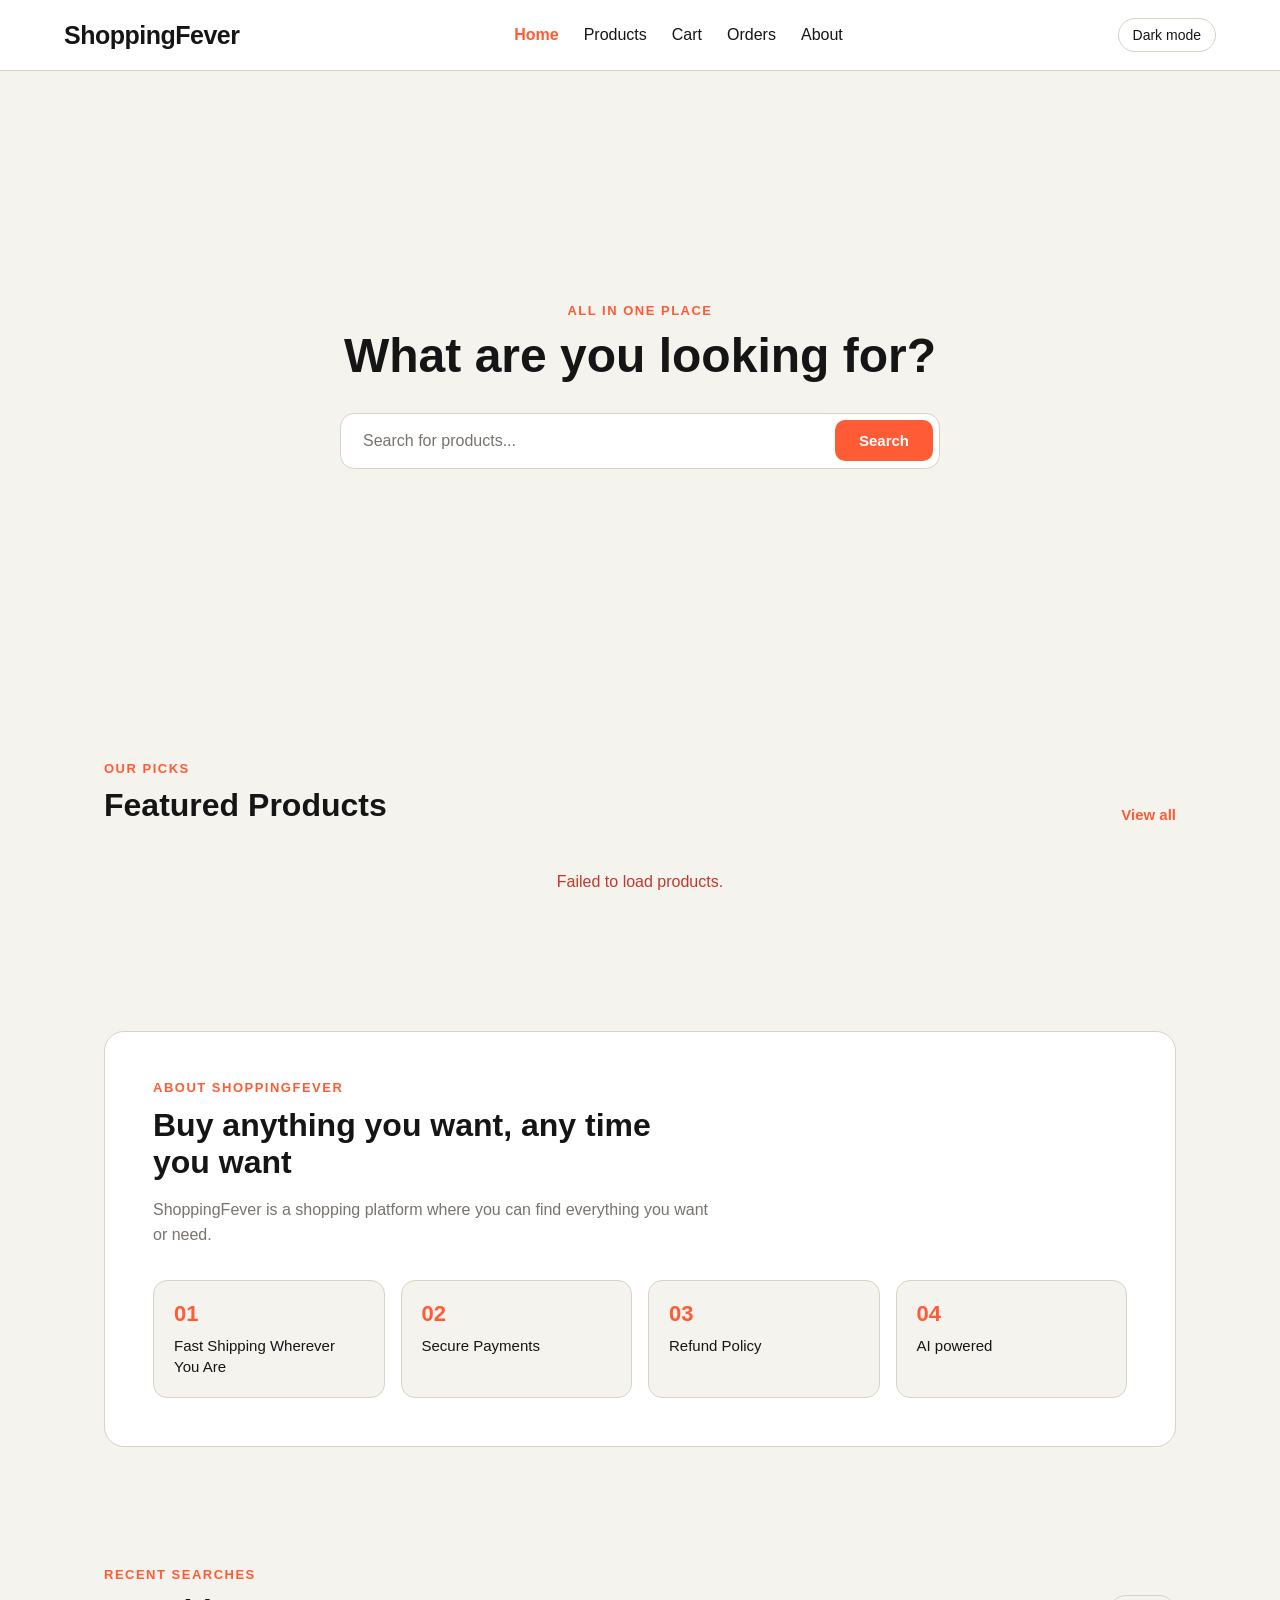
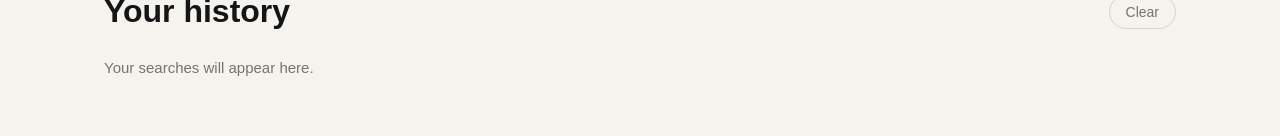
<file: index.html>
<!DOCTYPE html>
<html lang="en" >

<head>
    <meta charset="UTF-8">
    <meta name="viewport" content="width=device-width, initial-scale=1.0">
    <title>ShoppingFever</title>
    <link rel="stylesheet" href="styles/style.css">
</head>

<body>
        <nav class="navbar" id="navbar">
            <a class="title" href="#home">
                <span>ShoppingFever</span> </a>
                <button class="menu" id="menu"> ☰ </button>
            <div class="nav-links" id="navLinks">
            <ul class="links">
<li><a class="active" href="index.html">Home</a></li>
<li><a href="products.html">Products</a></li>
<li><a href="cart.html">Cart</a></li>
<li><a href="orders.html">Orders</a></li>
<li><a href="#about">About</a></li>
            </ul>
           
        </div>
         <button class="btn theme-btn" id="theme-btn">Dark mode</button>
        </nav>
<main class="main" id="main">

    <section class="hero" id="home">
        <div class="hero-content">
<div class="search">
    <p class="desc">ALL IN ONE PLACE</p>

    <h2>What are you looking for?</h2>

    <div class="search-box">
        <input 
            type="text" 
            id="searchInput" maxlength="100" 
            placeholder="Search for products..."
        >
        <button id="searchBtn" type="button">Search</button>
    </div>
</div>
               </div>
            <!-- <div class="cards" id="results"></div>
            <p class="empty-state" id="emptyState" hidden>No matching songs yet. Try another mood or keyword.</p>
            <p class="empty-state" id="errorState" hidden></p>
            <audio id="previewPlayer" preload="none"></audio> -->
    </section>
   <section class="section products-section" id="featured">
    <div class="section-heading">
        <div>
            <p class="desc">OUR PICKS</p>
            <h2>Featured Products</h2>
        </div>

        <a href="products.html">View all</a>
    </div>

    <div class="product-grid" id="featuredProducts">
        <!-- Products will be added with JavaScript -->
    </div>

    <p class="loading" id="featuredLoading">Loading products...</p>
    <p class="error-state" id="featuredError" hidden>
        Failed to load products.
    </p>
</section> 
<section class="section about" id="about">
            <div class="about-card">
                <p class="desc">ABOUT SHOPPINGFEVER</p>
                <h2>Buy anything you want, any time you want</h2>
                <p>
ShoppingFever is a shopping platform where you can find everything you want or need. 
                </p>
                <div class="feature-grid">
                    <div><strong>01</strong><span>Fast Shipping Wherever You Are </span></div>
                    <div><strong>02</strong><span>Secure Payments</span></div>
                    <div><strong>03</strong><span>Refund Policy </span></div>
                    <div><strong>04</strong><span>AI powered</span></div>
                </div>
            </div>
        </section>
        <section class="section history-section" id="history">
            <div class="section-heading">
                <div>
                    <p class="desc">RECENT SEARCHES</p>
                    <h2>Your history</h2>
                </div>
                <button class="clear-btn" id="clearHistory" type="button">Clear</button>
            </div>
            <div class="history-list" id="historyList">
                <p class="muted">Your searches will appear here.</p>
            </div>
        </section>
</main>






        <script src="script/script.js"></script>
</body>

</html>
</file>
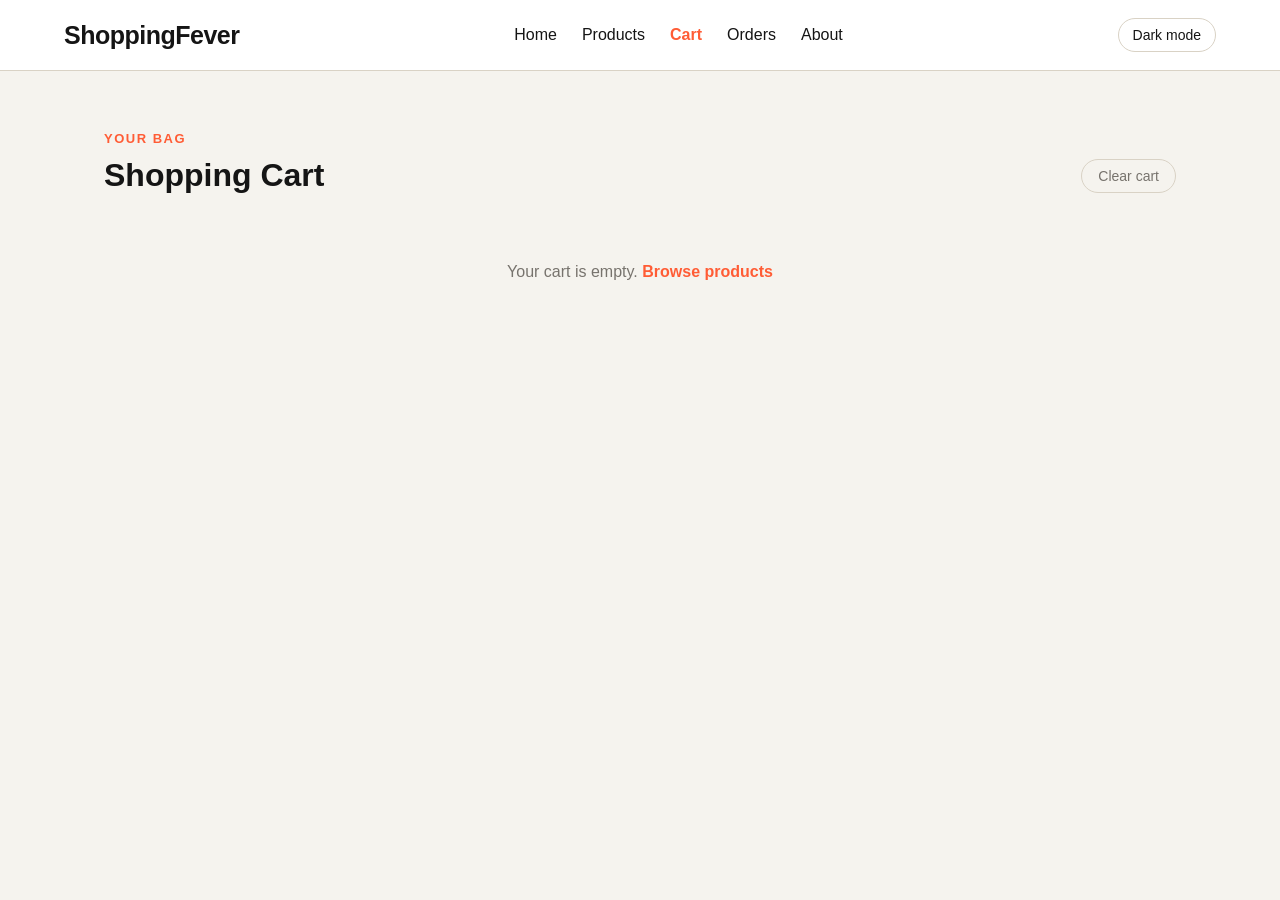
<file: cart.html>
<!DOCTYPE html>
<html lang="en">
<head>
    <meta charset="UTF-8">
    <meta name="viewport" content="width=device-width, initial-scale=1.0">
    <title>Cart - ShoppingFever</title>
    <link rel="stylesheet" href="styles/style.css">
</head>
<body>
<nav class="navbar" id="navbar">
    <a class="title" href="index.html"><span>ShoppingFever</span></a>
    <button class="menu" id="menu"> ☰ </button>
    <div class="nav-links" id="navLinks">
        <ul class="links">
<li><a href="index.html">Home</a></li>
<li><a href="products.html">Products</a></li>
<li><a class="active" href="cart.html">Cart</a></li>
<li><a href="orders.html">Orders</a></li>
<li><a href="index.html#about">About</a></li>
        </ul>
    </div>
    <button class="btn theme-btn" id="theme-btn">Dark mode</button>
</nav>
<main class="main">
<section class="section">
    <div class="section-heading">
        <div><p class="desc">YOUR BAG</p><h2>Shopping Cart</h2></div>
        <button class="clear-btn" id="clearCart" type="button">Clear cart</button>
    </div>
    <div id="cartContent" hidden>
        <div class="cart-layout">
            <div class="cart-items" id="cartItems"></div>
            <aside class="summary-card">
                <h3>Order summary</h3>
                <p class="summary-row"><span>Total</span><strong id="cartTotal">$0.00</strong></p>
                <a class="product-btn link-btn" href="checkout.html">Go to checkout</a>
            </aside>
        </div>
    </div>
    <p class="empty-state" id="cartEmpty" hidden>Your cart is empty. <a class="back-link" href="products.html">Browse products</a></p>
</section>
</main>
<script src="script/script.js"></script>
</body>
</html>
</file>
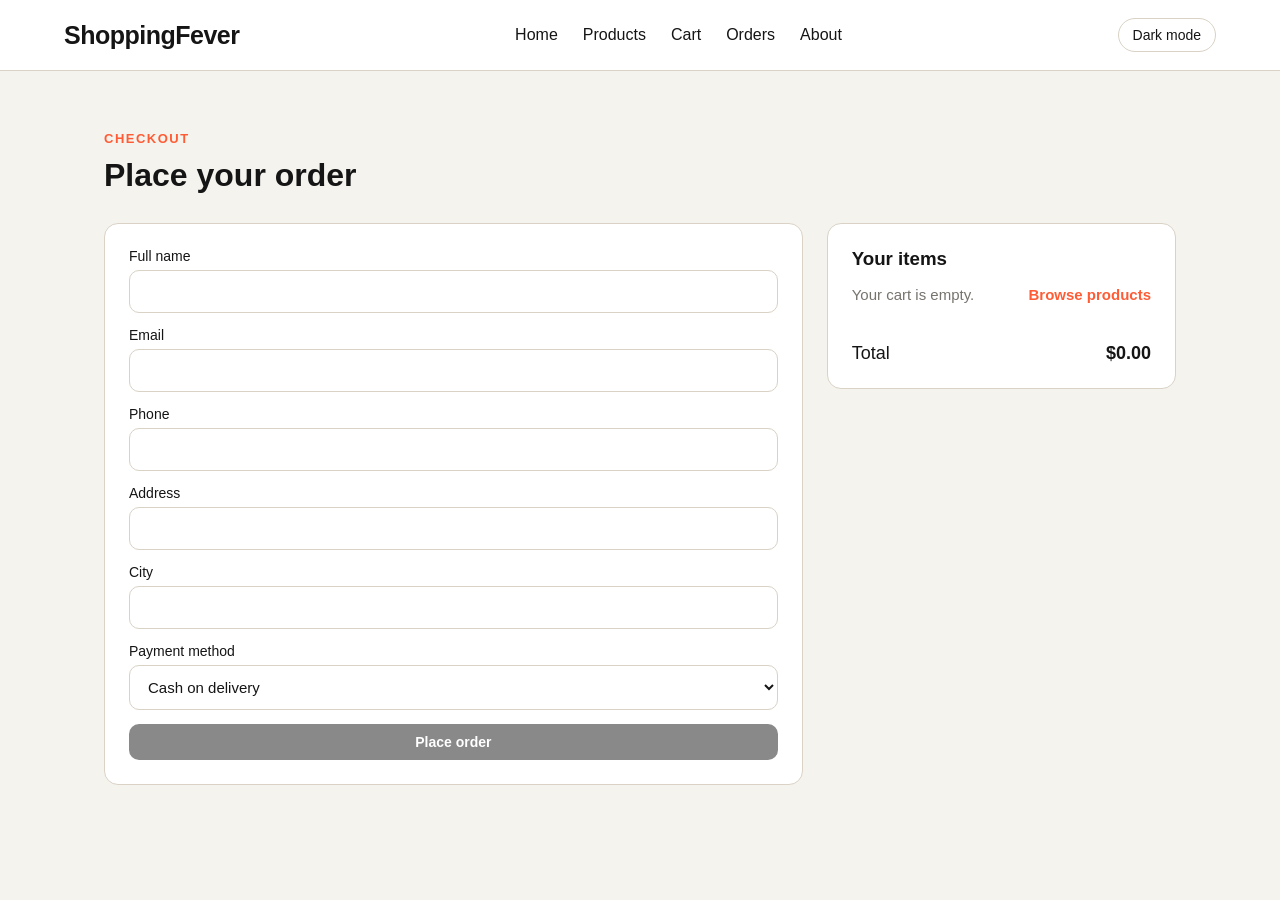
<file: checkout.html>
<!DOCTYPE html>
<html lang="en">
<head>
    <meta charset="UTF-8">
    <meta name="viewport" content="width=device-width, initial-scale=1.0">
    <title>Checkout - ShoppingFever</title>
    <link rel="stylesheet" href="styles/style.css">
</head>
<body>
<nav class="navbar" id="navbar">
    <a class="title" href="index.html"><span>ShoppingFever</span></a>
    <button class="menu" id="menu"> ☰ </button>
    <div class="nav-links" id="navLinks">
        <ul class="links">
<li><a href="index.html">Home</a></li>
<li><a href="products.html">Products</a></li>
<li><a href="cart.html">Cart</a></li>
<li><a href="orders.html">Orders</a></li>
<li><a href="index.html#about">About</a></li>
        </ul>
    </div>
    <button class="btn theme-btn" id="theme-btn">Dark mode</button>
</nav>
<main class="main">
<section class="section">
    <div class="section-heading">
        <div><p class="desc">CHECKOUT</p><h2>Place your order</h2></div>
    </div>
    <div class="checkout-layout">
        <form class="checkout-form" id="checkoutForm" novalidate>
            <label>Full name<input type="text" name="name" maxlength="60" autocomplete="name"></label>
            <label>Email<input type="email" name="email" maxlength="100" autocomplete="email"></label>
            <label>Phone<input type="tel" name="phone" maxlength="20" autocomplete="tel" inputmode="tel"></label>
            <label>Address<input type="text" name="address" maxlength="120" autocomplete="street-address"></label>
            <label>City<input type="text" name="city" maxlength="50" autocomplete="address-level2"></label>
            <label>Payment method
                <select name="payment" id="payment">
                    <option>Cash on delivery</option>
                    <option>Credit card (simulated)</option>
                </select>
            </label>
            <div class="card-fields" id="cardFields" hidden>
                <label>Card number<input type="text" name="cardNumber" inputmode="numeric" autocomplete="cc-number" placeholder="1234 5678 9012 3456"></label>
                <div class="card-row">
                    <label>Expiry (MM/YY)<input type="text" name="expiry" inputmode="numeric" autocomplete="cc-exp" placeholder="MM/YY"></label>
                    <label>CVV<input type="password" name="cvv" inputmode="numeric" autocomplete="cc-csc" placeholder="123"></label>
                </div>
                <small class="muted">Simulated payment: card details are only validated, never saved.</small>
            </div>
            <p class="form-msg" id="checkoutMsg" hidden></p>
            <button class="product-btn" type="submit">Place order</button>
        </form>
        <aside class="summary-card">
            <h3>Your items</h3>
            <ul class="summary-list" id="orderSummary"></ul>
            <p class="summary-row"><span>Total</span><strong id="checkoutTotal">$0.00</strong></p>
        </aside>
    </div>
</section>
</main>
<script src="script/script.js"></script>
</body>
</html>
</file>
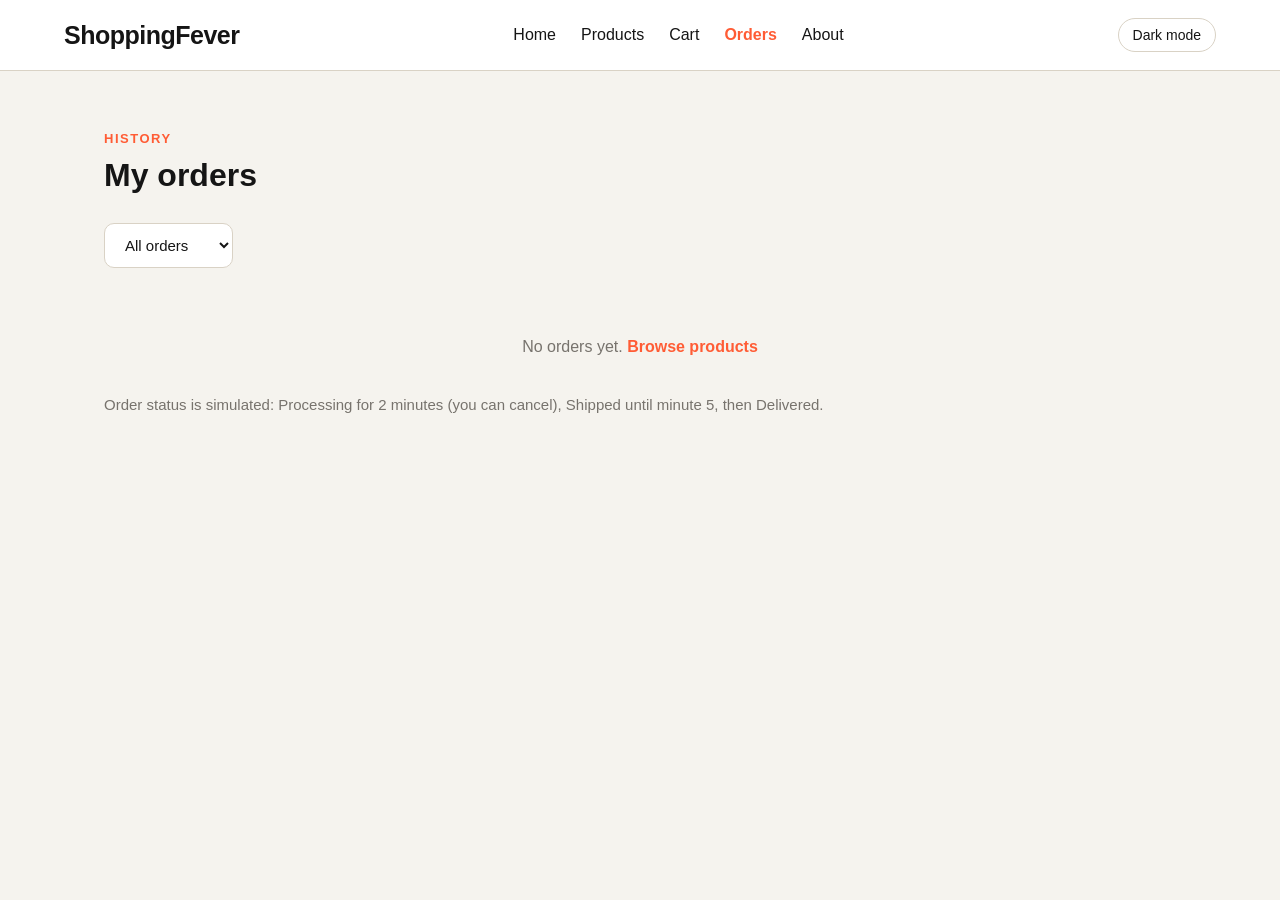
<file: orders.html>
<!DOCTYPE html>
<html lang="en">
<head>
    <meta charset="UTF-8">
    <meta name="viewport" content="width=device-width, initial-scale=1.0">
    <title>Orders - ShoppingFever</title>
    <link rel="stylesheet" href="styles/style.css">
</head>
<body>
<nav class="navbar" id="navbar">
    <a class="title" href="index.html"><span>ShoppingFever</span></a>
    <button class="menu" id="menu"> ☰ </button>
    <div class="nav-links" id="navLinks">
        <ul class="links">
<li><a href="index.html">Home</a></li>
<li><a href="products.html">Products</a></li>
<li><a href="cart.html">Cart</a></li>
<li><a class="active" href="orders.html">Orders</a></li>
<li><a href="index.html#about">About</a></li>
        </ul>
    </div>
    <button class="btn theme-btn" id="theme-btn">Dark mode</button>
</nav>
<main class="main">
<section class="section">
    <div class="section-heading">
        <div><p class="desc">HISTORY</p><h2>My orders</h2></div>
    </div>
    <div class="toolbar">
        <select id="ordersFilter" aria-label="Filter by status">
            <option value="all">All orders</option>
            <option>Processing</option>
            <option>Shipped</option>
            <option>Delivered</option>
            <option>Cancelled</option>
        </select>
    </div>
    <div class="orders-list" id="ordersList"></div>
    <p class="empty-state" id="ordersEmpty" hidden></p>
    <p class="muted">Order status is simulated: Processing for 2 minutes (you can cancel), Shipped until minute 5, then Delivered.</p>
</section>
</main>
<script src="script/script.js"></script>
</body>
</html>
</file>
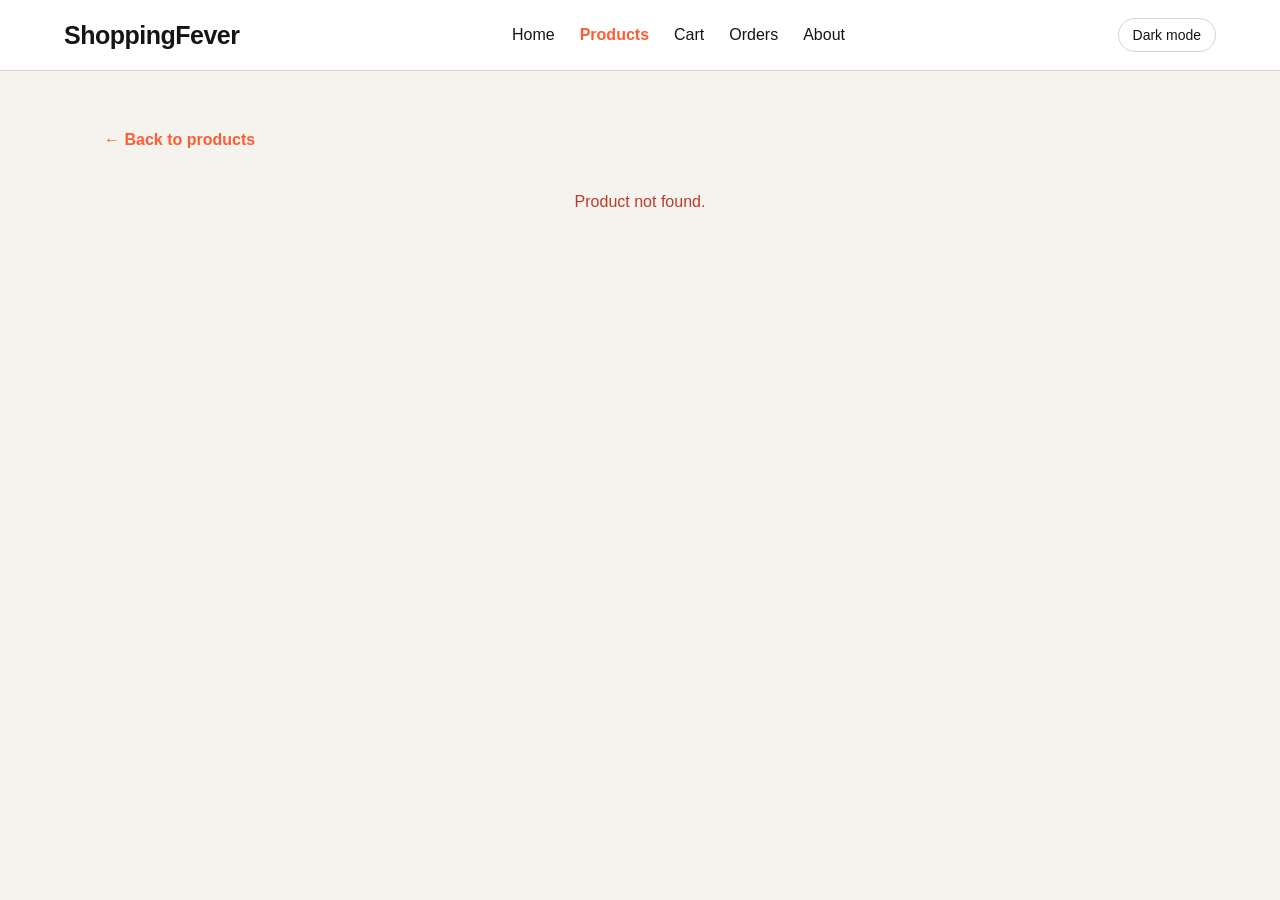
<file: product-details.html>
<!DOCTYPE html>
<html lang="en">
<head>
    <meta charset="UTF-8">
    <meta name="viewport" content="width=device-width, initial-scale=1.0">
    <title>Product Details - ShoppingFever</title>
    <link rel="stylesheet" href="styles/style.css">
</head>
<body>
<nav class="navbar" id="navbar">
    <a class="title" href="index.html"><span>ShoppingFever</span></a>
    <button class="menu" id="menu"> ☰ </button>
    <div class="nav-links" id="navLinks">
        <ul class="links">
<li><a href="index.html">Home</a></li>
<li><a class="active" href="products.html">Products</a></li>
<li><a href="cart.html">Cart</a></li>
<li><a href="orders.html">Orders</a></li>
<li><a href="index.html#about">About</a></li>
        </ul>
    </div>
    <button class="btn theme-btn" id="theme-btn">Dark mode</button>
</nav>
<main class="main">
<section class="section">
    <a class="back-link" href="products.html">← Back to products</a>
    <p class="loading" id="detailsLoading">Loading product...</p>
    <p class="error-state" id="detailsError" hidden>Failed to load product.</p>
    <div class="details" id="productDetails" hidden></div>
</section>
</main>
<script src="script/script.js"></script>
</body>
</html>
</file>
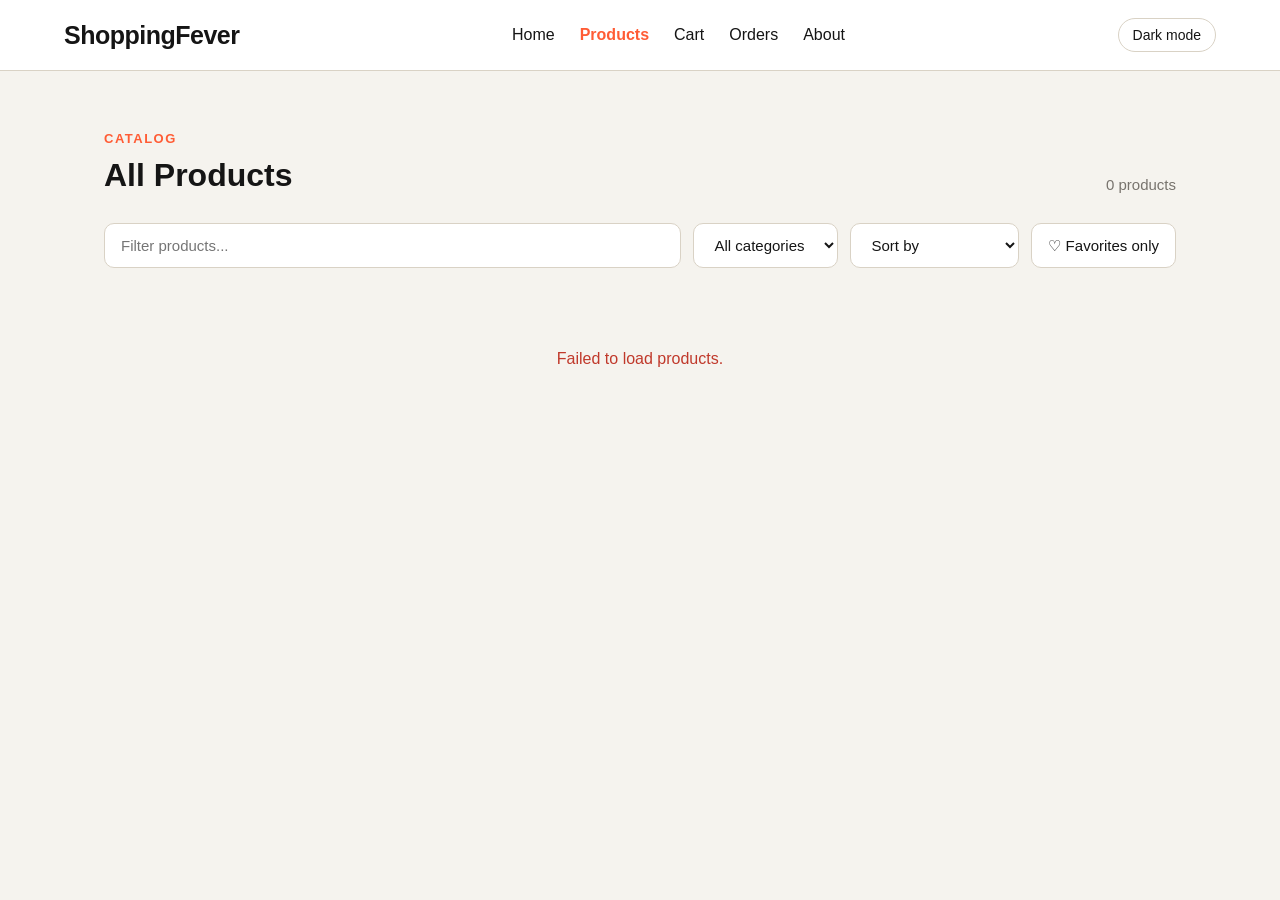
<file: products.html>
<!DOCTYPE html>
<html lang="en">
<head>
    <meta charset="UTF-8">
    <meta name="viewport" content="width=device-width, initial-scale=1.0">
    <title>Products - ShoppingFever</title>
    <link rel="stylesheet" href="styles/style.css">
</head>
<body>
        <nav class="navbar" id="navbar">
            <a class="title" href="index.html">
                <span>ShoppingFever</span> </a>
                <button class="menu" id="menu"> ☰ </button>
            <div class="nav-links" id="navLinks">
            <ul class="links">
<li><a href="index.html">Home</a></li>
<li><a class="active" href="products.html">Products</a></li>
<li><a href="cart.html">Cart</a></li>
<li><a href="orders.html">Orders</a></li>
<li><a href="index.html#about">About</a></li>
            </ul>
           
        </div>
         <button class="btn theme-btn" id="theme-btn">Dark mode</button>
        </nav>

    <main class="main">
        <section class="section">
            <div class="section-heading">
                <div>
                    <p class="desc">CATALOG</p>
                    <h2>All Products</h2>
                </div>
                <span class="result-count" id="resultCount">0 products</span>
            </div>

            <div class="toolbar">
                <input type="text" id="filterInput" maxlength="100" placeholder="Filter products...">
                <select id="categorySelect">
                    <option value="all">All categories</option>
                </select>
                <select id="sortSelect">
                    <option value="default">Sort by</option>
                    <option value="price-asc">Price: low to high</option>
                    <option value="price-desc">Price: high to low</option>
                </select>
                <button type="button" class="toolbar-btn" id="favToggle">♡ Favorites only</button>
            </div>

            <div class="product-grid" id="productGrid"></div>
            <nav class="pagination" id="pagination" aria-label="Pagination"></nav>

            <p class="loading" id="productsLoading">Loading products...</p>
            <p class="error-state" id="productsError" hidden>Failed to load products.</p>
            <p class="empty-state" id="emptyState" hidden>No products match your search.</p>
        </section>
    </main>
    <script src="script/script.js"></script>
</body>
</html>
</file>
<file: styles/style.css>
* {
    margin: 0;
    padding: 0;
    box-sizing: border-box;
}

:root {
    --bg: #F5F3EE;
    --surface: #FFFFFF;
    --text: #151515;
    --muted: #77736D;
    --accent: #FF5C35;
    --border: #D9D2C5;
}
:root[data-theme="dark"] {
    --bg: #1a1717;
    --surface: #2a2727;
    --text: #F2F0EB;
    --muted: #A09A92;
    --border: #333333;
    color-scheme: dark;
}
body {
    font-family: Arial, sans-serif;
    background-color: var(--bg);
    color: var(--text);
    transition: background-color 0.3s ease, color 0.3s ease;
}
.navbar {
    display: flex;
    align-items: center;
    justify-content: space-between;
    padding: 18px 5%;
    background-color: var(--surface);
    border-bottom: 1px solid var(--border);
}
.title {
    color: var(--text);
    text-decoration: none;
    font-size: 25px;
    font-weight: 700;
    letter-spacing: -0.5px;
}
.links {
    display: flex;
    gap: 25px;
    list-style: none;
}
.links a {
    color: var(--text);
    text-decoration: none;
    font-size: 16px;
    transition: color 0.2s ease;

}
.links a:hover {
    color: var(--accent);
}
.theme-btn {
    border: 1px solid var(--border);
    background-color: transparent;
    color: var(--text);
    padding: 8px 14px;
    border-radius: 20px;
    cursor: pointer;
    font-size: 14px;
}
.theme-btn:hover {
    background-color: var(--text);
    color: var(--surface);
}
.menu {
    display: none;
}
.hero {
    min-height: 70vh;
    display: flex;
    align-items: center;
    justify-content: center;
    padding: 60px 5%;
}
.hero-content {
    width: 100%;
    max-width: 800px;
    text-align: center;
}
.desc {
    color: var(--accent);
    font-size: 13px;
    font-weight: 700;
    letter-spacing: 1.5px;
    margin-bottom: 12px;
}
.search h2 {
    font-size: 48px;
    line-height: 1.1;
    margin-bottom: 30px;
}
.search-box {
    display: flex;
    align-items: center;
    background-color: var(--surface);
    border: 1px solid var(--border);
    border-radius: 14px;
    padding: 6px;
    max-width: 600px;
    margin: 0 auto;
}
.search-box input {
    flex: 1;
    border: none;
    outline: none;
    background: transparent;
    color: var(--text);
    font-family: inherit;
    font-size: 16px;
    padding: 12px 16px;
}

.search-box input::placeholder {
    color: var(--muted);
}
.search-box button {
    border: none;
    background-color: var(--accent);
    color: #FFFFFF;
    padding: 12px 24px;
    border-radius: 10px;
    font-family: inherit;
    font-size: 15px;
    font-weight: 700;
    cursor: pointer;
    transition: opacity 0.2s ease;
}

.search-box button:hover {
    opacity: 0.9;
}
.search-box:focus-within {
    border-color: var(--accent);
    box-shadow: 0 0 0 3px rgba(255, 92, 53, 0.15);
}
.section {
    max-width: 1200px;
    margin: 0 auto;
    padding: 60px 5%;
}
.section-heading {
    display: flex;
    align-items: flex-end;
    justify-content: space-between;
    margin-bottom: 30px;
}

.section-heading h2 {
    font-size: 32px;
    line-height: 1.1;
}

.section-heading a {
    color: var(--accent);
    text-decoration: none;
    font-weight: 700;
    font-size: 15px;
}

.section-heading a:hover {
    text-decoration: underline;
}
.product-grid {
    display: grid;
    grid-template-columns: repeat(auto-fill, minmax(220px, 1fr));
    gap: 24px;
}
.loading {
    color: var(--muted);
    text-align: center;
    padding: 20px 0;
}
.error-state {
    color: #C0392B;
    text-align: center;
    padding: 20px 0;
}
.product-card {
    display: flex;
    flex-direction: column;
    background-color: var(--surface);
    border: 1px solid var(--border);
    border-radius: 14px;
    overflow: hidden;
    transition: transform 0.2s ease, box-shadow 0.2s ease;
}

.product-card:hover {
    transform: translateY(-4px);
    box-shadow: 0 10px 24px rgba(0, 0, 0, 0.08);
}
.product-card img {
    width: 100%;
    height: 200px;
    object-fit: contain;
    padding: 16px;
    background-color: #FFFFFF;
}
.product-info {
    display: flex;
    flex-direction: column;
    gap: 8px;
    padding: 16px;
    flex: 1;
}

.product-title {
    font-size: 15px;
    line-height: 1.3;
    display: -webkit-box;
    -webkit-line-clamp: 2;
    -webkit-box-orient: vertical;
    overflow: hidden;
}

.product-price {
    color: var(--accent);
    font-size: 18px;
    font-weight: 700;
}
.product-btn {
    margin-top: auto;
    border: none;
    background-color: var(--text);
    color: var(--surface);
    padding: 10px;
    border-radius: 10px;
    font-family: inherit;
    font-size: 14px;
    font-weight: 700;
    cursor: pointer;
    transition: background-color 0.2s ease;
}

.product-btn:hover {
    background-color: var(--accent);
}
.about-card {
    background-color: var(--surface);
    border: 1px solid var(--border);
    border-radius: 20px;
    padding: 48px;
}

.about-card h2 {
    font-size: 32px;
    line-height: 1.15;
    max-width: 520px;
    margin-bottom: 16px;
}

.about-card p:not(.desc) {
    color: var(--muted);
    line-height: 1.6;
    max-width: 560px;
    margin-bottom: 32px;
}
.feature-grid {
    display: grid;
    grid-template-columns: repeat(auto-fit, minmax(200px, 1fr));
    gap: 16px;
}

.feature-grid div {
    display: flex;
    flex-direction: column;
    gap: 8px;
    padding: 20px;
    background-color: var(--bg);
    border: 1px solid var(--border);
    border-radius: 14px;
}

.feature-grid strong {
    color: var(--accent);
    font-size: 22px;
}

.feature-grid span {
    font-size: 15px;
    line-height: 1.4;
}
.clear-btn {
    border: 1px solid var(--border);
    background-color: transparent;
    color: var(--muted);
    padding: 8px 16px;
    border-radius: 20px;
    font-family: inherit;
    font-size: 14px;
    cursor: pointer;
    transition: color 0.2s ease, border-color 0.2s ease;
}

.clear-btn:hover {
    color: var(--accent);
    border-color: var(--accent);
}
.history-list {
    display: flex;
    flex-wrap: wrap;
    gap: 10px;
}

.muted {
    color: var(--muted);
    font-size: 15px;
}
.history-item {
    background-color: var(--surface);
    border: 1px solid var(--border);
    color: var(--text);
    padding: 8px 16px;
    border-radius: 20px;
    font-size: 14px;
    cursor: pointer;
    transition: border-color 0.2s ease, color 0.2s ease;
}

.history-item:hover {
    border-color: var(--accent);
    color: var(--accent);
}
.links a.active {
    color: var(--accent);
    font-weight: 700;
}
.toolbar {
    display: flex;
    flex-wrap: wrap;
    gap: 12px;
    margin-bottom: 30px;
}

.toolbar input,
.toolbar select {
    background-color: var(--surface);
    color: var(--text);
    border: 1px solid var(--border);
    border-radius: 10px;
    padding: 12px 16px;
    font-family: inherit;
    font-size: 15px;
    outline: none;
}

.toolbar input {
    flex: 1;
    min-width: 220px;
}

.toolbar input:focus,
.toolbar select:focus {
    border-color: var(--accent);
    box-shadow: 0 0 0 3px rgba(255, 92, 53, 0.15);
}
.result-count {
    color: var(--muted);
    font-size: 15px;
}

.empty-state {
    color: var(--muted);
    text-align: center;
    padding: 40px 0;
}
@media (max-width: 768px) {
.navbar {
    position: relative;
}

.menu {
    display: block;
    order: 3;
    border: none;
    background: transparent;
    color: var(--text);
    font-size: 24px;
    cursor: pointer;
}

.theme-btn {
    order: 2;
    margin-left: auto;
    margin-right: 12px;
}
.nav-links {
    display: none;
    position: absolute;
    top: 100%;
    left: 0;
    right: 0;
    z-index: 10;
    background-color: var(--surface);
    border-bottom: 1px solid var(--border);
    padding: 20px 5%;
}

.nav-links.active {
    display: block;
}

.links {
    flex-direction: column;
    gap: 16px;

}
.search h2 {
    font-size: 32px;
}
.section {
    padding: 40px 5%;
}

.hero {
    min-height: 50vh;
    padding: 40px 5%;
}

.section-heading h2 {
    font-size: 26px;
}
.about-card {
    padding: 24px;
}

.about-card h2 {
    font-size: 26px;
}
.search-box input {
    min-width: 0;
    padding: 12px;
}

.search-box button {
    padding: 12px 18px;
}
.links a.active {
    color: var(--accent);
    font-weight: 700;
}
.toolbar select {
    flex: 1;
}
}
/* ===== Added for favorites, details, cart, checkout ===== */
.product-card { position: relative; }
.product-card > a { display: block; }
.fav-btn { position: absolute; top: 10px; right: 10px; z-index: 1; width: 36px; height: 36px; border-radius: 50%; border: 1px solid var(--border); background-color: var(--surface); color: var(--text); font-size: 18px; cursor: pointer; }
.fav-btn.active { color: var(--accent); border-color: var(--accent); }
.toolbar-btn { background-color: var(--surface); color: var(--text); border: 1px solid var(--border); border-radius: 10px; padding: 12px 16px; font-family: inherit; font-size: 15px; cursor: pointer; }
.toolbar-btn.active, .toolbar-btn:hover { border-color: var(--accent); color: var(--accent); }
.back-link { display: inline-block; margin-bottom: 24px; color: var(--accent); text-decoration: none; font-weight: 700; }
.empty-state .back-link { margin: 0; }
.details { display: grid; grid-template-columns: 1fr 1fr; gap: 40px; align-items: start; }
.details > img { width: 100%; max-height: 480px; object-fit: contain; background-color: #FFFFFF; border: 1px solid var(--border); border-radius: 14px; padding: 24px; }
.details-info { display: flex; flex-direction: column; gap: 14px; }
.details-info h2 { font-size: 30px; line-height: 1.2; }
.details-text { color: var(--muted); line-height: 1.6; }
.rating { color: var(--muted); }
.qty-row { display: flex; align-items: center; gap: 12px; }
.qty-row input, .checkout-form input, .checkout-form select { background-color: var(--surface); color: var(--text); border: 1px solid var(--border); border-radius: 10px; padding: 12px 14px; font-family: inherit; font-size: 15px; outline: none; }
.qty-row input { width: 80px; }
.qty-row input:focus, .checkout-form input:focus, .checkout-form select:focus { border-color: var(--accent); box-shadow: 0 0 0 3px rgba(255, 92, 53, 0.15); }
.details-actions { display: flex; flex-wrap: wrap; gap: 12px; }
.details-actions .product-btn { margin-top: 0; padding: 12px 22px; }
.product-btn.secondary { background-color: transparent; color: var(--text); border: 1px solid var(--border); }
.product-btn.secondary:hover { color: #FFFFFF; }
.cart-layout, .checkout-layout { display: grid; grid-template-columns: 2fr 1fr; gap: 24px; align-items: start; }
.cart-items { display: flex; flex-direction: column; gap: 12px; }
.cart-item { display: flex; align-items: center; gap: 16px; background-color: var(--surface); border: 1px solid var(--border); border-radius: 14px; padding: 12px 16px; }
.cart-item img { width: 70px; height: 70px; object-fit: contain; background-color: #FFFFFF; border-radius: 8px; padding: 6px; }
.cart-info { flex: 1; display: flex; flex-direction: column; gap: 6px; min-width: 0; }
.cart-info a { color: var(--text); text-decoration: none; }
.qty-ctrl { display: flex; align-items: center; gap: 10px; }
.qty-ctrl button { width: 30px; height: 30px; border-radius: 8px; border: 1px solid var(--border); background: transparent; color: var(--text); cursor: pointer; }
.line-total { min-width: 70px; text-align: right; }
.remove-btn { border: none; background: transparent; color: var(--muted); cursor: pointer; font-size: 16px; }
.remove-btn:hover { color: #C0392B; }
.summary-card, .checkout-form, .order-card { background-color: var(--surface); border: 1px solid var(--border); border-radius: 14px; padding: 24px; }
.summary-card { display: flex; flex-direction: column; gap: 16px; }
.summary-row { display: flex; justify-content: space-between; font-size: 18px; }
.summary-list, .order-items { list-style: none; display: flex; flex-direction: column; gap: 10px; font-size: 14px; }
.summary-list li { display: flex; justify-content: space-between; gap: 12px; }
.link-btn { display: block; text-align: center; text-decoration: none; }
.checkout-form { display: grid; gap: 14px; }
.checkout-form label { display: flex; flex-direction: column; gap: 6px; font-size: 14px; }
.form-msg { padding: 12px; border-radius: 10px; font-size: 14px; }
.form-msg.success { background-color: rgba(46, 160, 67, 0.15); color: #2EA043; }
.form-msg.error { background-color: rgba(192, 57, 43, 0.12); color: #C0392B; }
.orders-list { display: flex; flex-direction: column; gap: 14px; }
.order-card { display: flex; flex-direction: column; gap: 10px; }
.order-head { display: flex; flex-wrap: wrap; justify-content: space-between; gap: 8px; }
@media (max-width: 768px) {
    .details, .cart-layout, .checkout-layout { grid-template-columns: 1fr; }
    .cart-item { flex-wrap: wrap; }
}

/* ===== Pagination, validation, orders ===== */
.pagination { display: flex; flex-wrap: wrap; justify-content: center; align-items: center; gap: 8px; margin-top: 32px; }
.page-btn { min-width: 40px; height: 40px; padding: 0 12px; border-radius: 10px; border: 1px solid var(--border); background-color: var(--surface); color: var(--text); font-family: inherit; font-size: 14px; cursor: pointer; }
.page-btn:hover:not(:disabled), .page-btn.active { border-color: var(--accent); color: var(--accent); }
.page-btn.active { font-weight: 700; }
.page-btn:disabled { opacity: 0.4; cursor: not-allowed; }
.page-gap { color: var(--muted); padding: 0 4px; }
.field-error { color: #C0392B; font-size: 12px; }
.checkout-form input.invalid { border-color: #C0392B; }
.card-fields { display: grid; gap: 14px; }
.card-fields[hidden] { display: none; }
.card-row { display: grid; grid-template-columns: 1fr 1fr; gap: 12px; }
.checkout-form .product-btn:disabled { opacity: 0.5; cursor: not-allowed; }
.form-msg a { color: inherit; font-weight: 700; }
.status { padding: 4px 12px; border-radius: 20px; font-size: 12px; font-weight: 700; }
.status.processing { background-color: rgba(255, 92, 53, 0.15); color: var(--accent); }
.status.shipped { background-color: rgba(52, 120, 246, 0.15); color: #3478F6; }
.status.delivered { background-color: rgba(46, 160, 67, 0.15); color: #2EA043; }
.status.cancelled { background-color: rgba(192, 57, 43, 0.12); color: #C0392B; }
.tracker { list-style: none; display: flex; gap: 8px; }
.tracker li { flex: 1; text-align: center; font-size: 12px; padding-top: 8px; border-top: 4px solid var(--border); color: var(--muted); }
.tracker li.done { border-top-color: var(--accent); color: var(--text); font-weight: 700; }
.order-actions { display: flex; gap: 10px; }
.order-head { align-items: center; }
</file>
